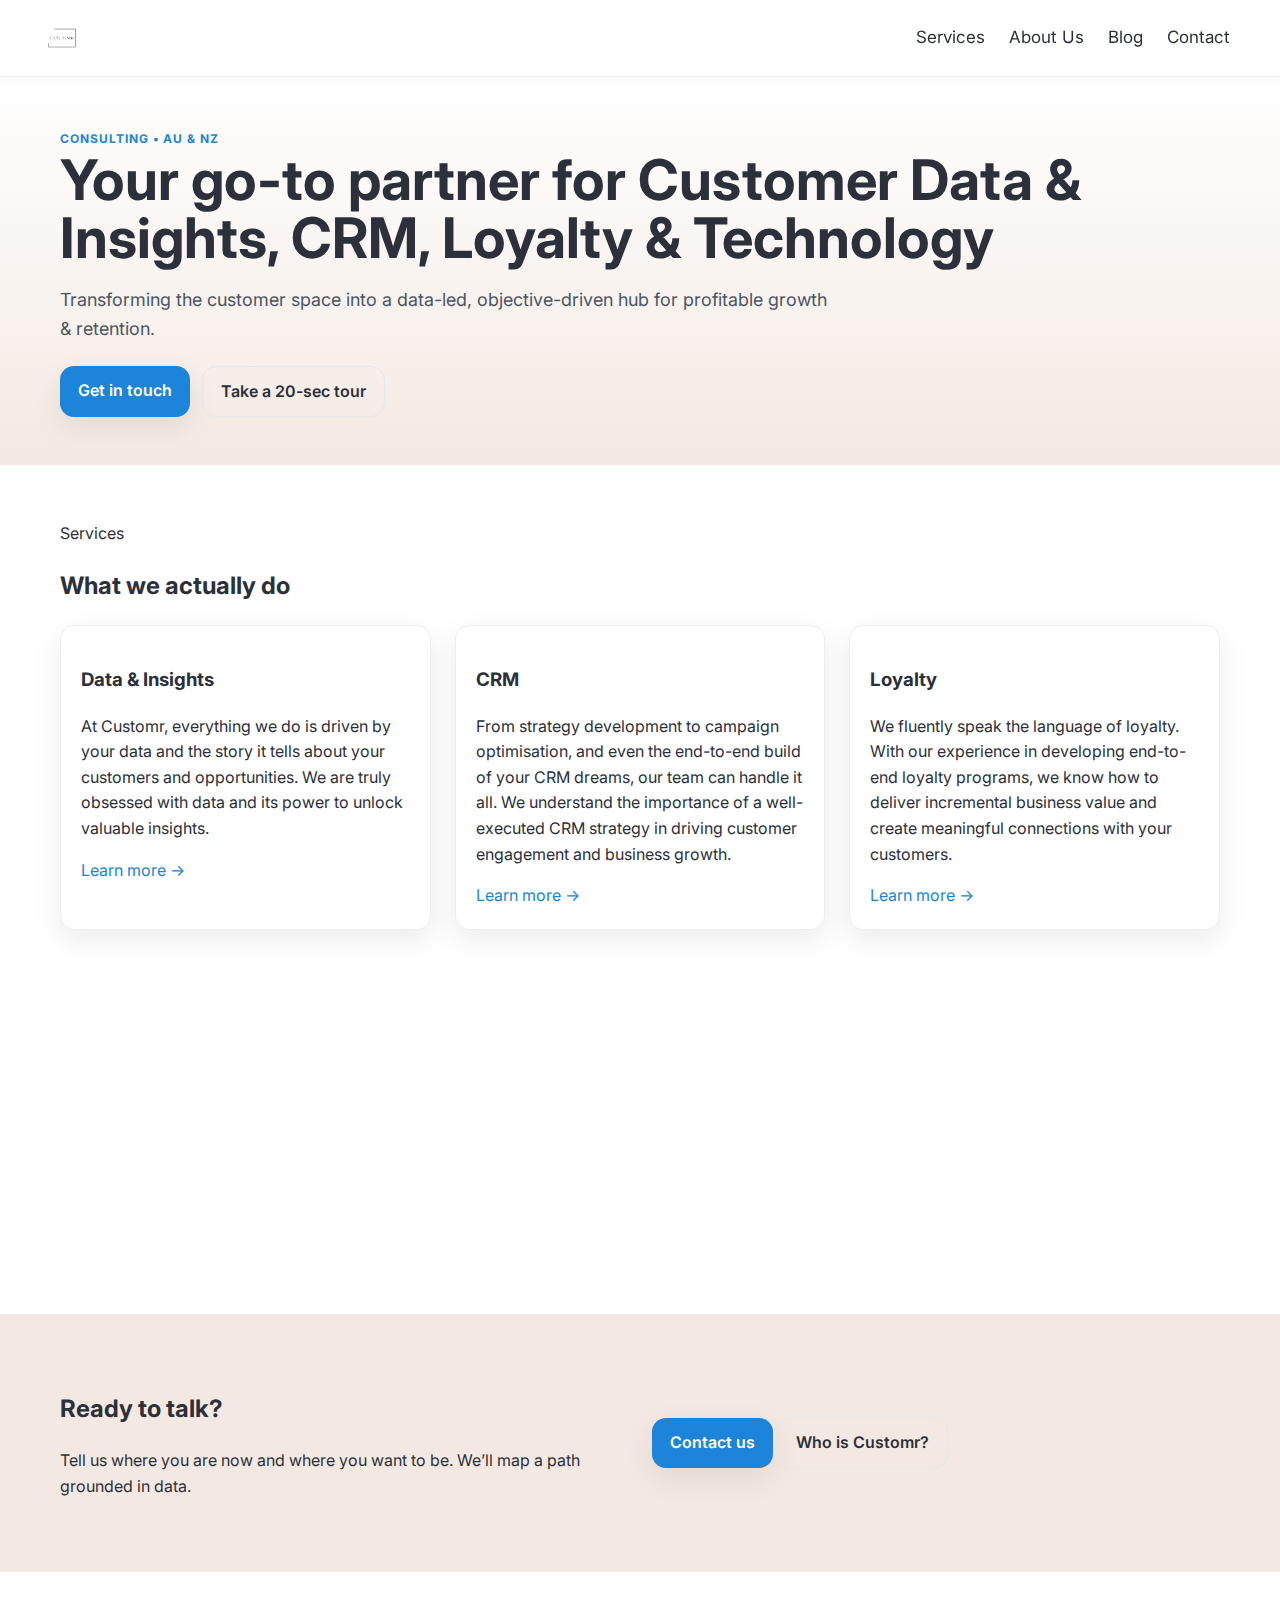
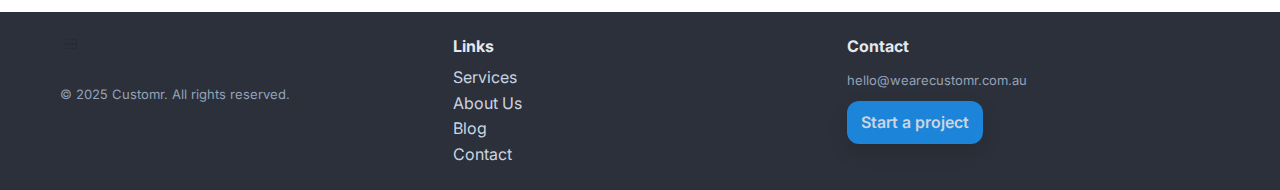
<file: index.html>
<!doctype html>
<html lang="en">
<head>
  <meta charset="utf-8">
  <meta name="viewport" content="width=device-width, initial-scale=1">
  <title>Customr — Customer Data, CRM, Loyalty & Technology</title>
  <meta name="description" content="Your go-to partner for Customer Data & Insights, CRM, Loyalty & Technology.">
  <meta name="robots" content="index,follow">
  <link rel="preconnect" href="https://fonts.googleapis.com">
  <link rel="preconnect" href="https://fonts.gstatic.com" crossorigin>
  <link href="https://fonts.googleapis.com/css2?family=Inter:wght@400;600;700&display=swap" rel="stylesheet">
  <link rel="stylesheet" href="assets/css/styles.css">
  <link rel="icon" href="assets/images/favicon.svg" type="image/svg+xml">
  <meta property="og:title" content="Customr — Customer Data, CRM, Loyalty & Technology">
  <meta property="og:description" content="Your go-to partner for Customer Data & Insights, CRM, Loyalty & Technology.">
  <meta property="og:type" content="website">
  <meta property="og:image" content="/assets/images/og-default.svg">
  <meta property="og:url" content="https://wearecustomr.com.au/">
</head>
<body>
  <a class="skip-link" href="#main">Skip to content</a>
  <header class="site-header">
    <div class="container navbar">
      <a class="brand" href="index.html" aria-label="Customr home">
        <img src="assets/images/logo-customr.svg" alt="Customr" height="32">
      </a>
      <button class="menu-toggle btn ghost" aria-expanded="false" aria-controls="site-menu">Menu</button>
      <nav id="site-menu" aria-label="Main navigation">
        <a href="services.html">Services</a>
        <a href="about.html">About Us</a>
        <a href="blog/index.html">Blog</a>
        <a href="contact.html">Contact</a>
      </nav>
    </div>
  </header>

  <main id="main">
<section class="hero">
  <div class="container">
    <span class="eyebrow">Consulting • AU & NZ</span>
    <h1 class="fade-in">Your go-to partner for Customer Data & Insights, CRM, Loyalty & Technology</h1>
    <p class="fade-in">Transforming the customer space into a data-led, objective-driven hub for profitable growth & retention.</p>
    <div class="fade-in" style="margin-top:22px;display:flex;gap:12px;flex-wrap:wrap">
      <a href="contact.html" class="btn">Get in touch</a>
      <a href="#" class="btn ghost" data-start-tour>Take a 20-sec tour</a>
    </div>
  </div>
</section>

<section class="section">
  <div class="container">
    <div class="eyebrow">Services</div>
    <h2>What we actually do</h2>
    <div class="grid cols-3 services-grid">
      <div class="card fade-in"><h3>Data & Insights</h3><p>At Customr, everything we do is driven by your data and the story it tells about your customers and opportunities. We are truly obsessed with data and its power to unlock valuable insights.</p><a href="/services.html#data">Learn more →</a></div>
      <div class="card fade-in"><h3>CRM</h3><p>From strategy development to campaign optimisation, and even the end-to-end build of your CRM dreams, our team can handle it all. We understand the importance of a well-executed CRM strategy in driving customer engagement and business growth.</p><a href="/services.html#crm">Learn more →</a></div>
      <div class="card fade-in"><h3>Loyalty</h3><p>We fluently speak the language of loyalty. With our experience in developing end-to-end loyalty programs, we know how to deliver incremental business value and create meaningful connections with your customers.</p><a href="/services.html#loyalty">Learn more →</a></div>
    </div>
    <div class="grid cols-3" style="margin-top:24px">
      <div class="card fade-in"><h3>Technology</h3><p>When it comes to technology, we've got your back. Whether you want to leverage your existing tech stack or need assistance in selecting and integrating a new vendor, our team will guide you every step of the way.</p><a href="/services.html#technology">Learn more →</a></div>
      <div class="card fade-in"><h3>Training & Docs</h3><p>We embed usable processes, templates, and documentation.</p></div>
      <div class="card fade-in"><h3>Data-Led Decisions</h3><p>We always lead with your data to drive commercial outcomes.</p></div>
    </div>
  </div>
</section>

<section class="section cta-band" style="background:var(--brand-surface)">
  <div class="container grid cols-2">
    <div><h2>Ready to talk?</h2><p>Tell us where you are now and where you want to be. We’ll map a path grounded in data.</p></div>
    <div style="align-self:center">
      <a class="btn" href="contact.html">Contact us</a>
      <a class="btn ghost" href="about.html">Who is Customr?</a>
    </div>
  </div>
</section>
</main>

  <footer class="footer">
    <div class="container grid cols-3">
      <div>
        <img src="assets/images/logo-customr.svg" alt="Customr" height="28"><br>
        <p class="small">© 2025 Customr. All rights reserved.</p>
      </div>
      <div>
        <strong>Links</strong><br>
        <a href="services.html">Services</a><br>
        <a href="about.html">About Us</a><br>
        <a href="blog/index.html">Blog</a><br>
        <a href="contact.html">Contact</a>
      </div>
      <div>
        <strong>Contact</strong>
        <p class="small">hello@wearecustomr.com.au</p>
        <a class="btn" href="contact.html">Start a project</a>
      </div>
    </div>
  </footer>
  <script src="assets/js/main.js"></script>
  <script src="assets/js/tour.js"></script>
</body>
</html>
</file>
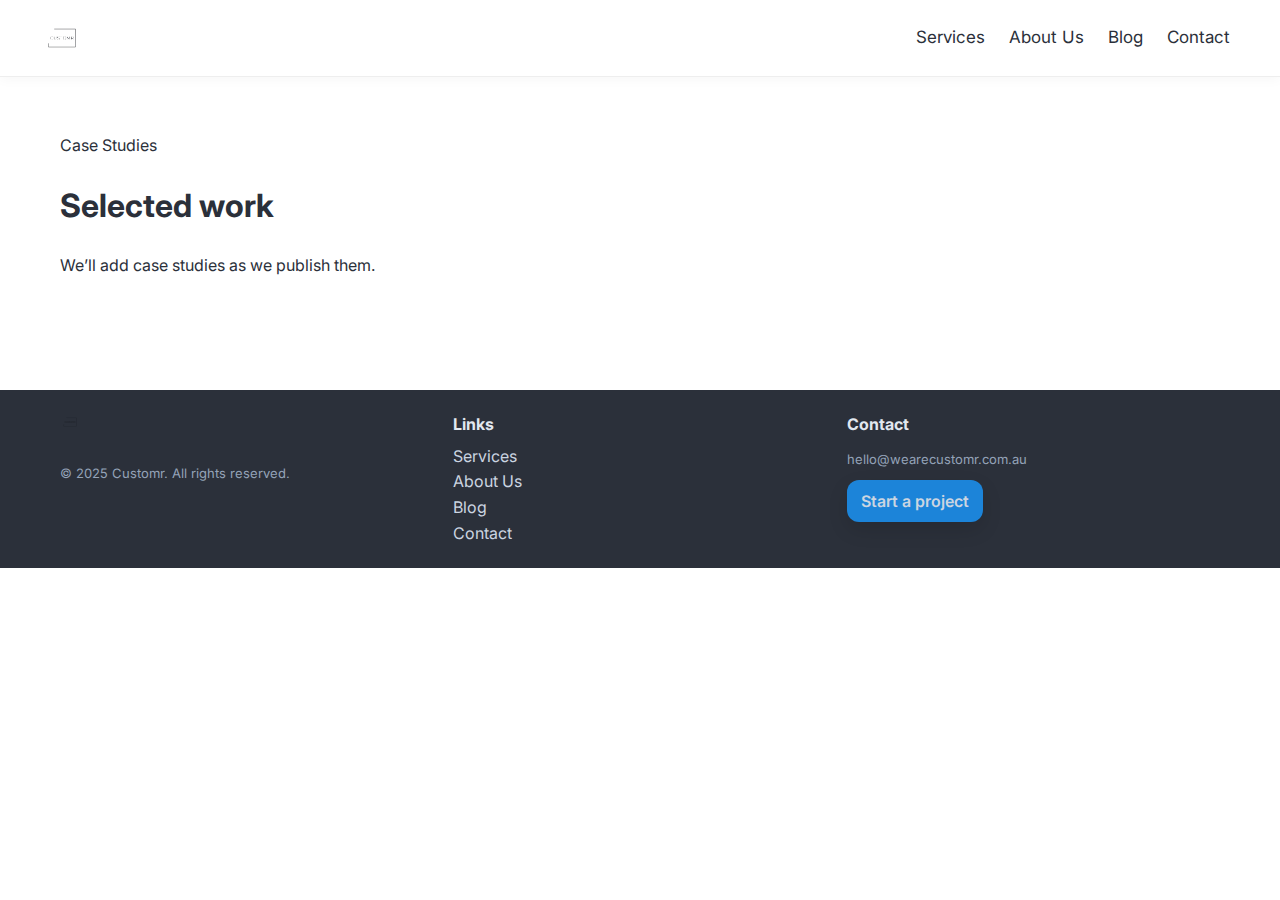
<file: case-studies/index.html>
<!doctype html>
<html lang="en">
<head>
  <meta charset="utf-8">
  <meta name="viewport" content="width=device-width, initial-scale=1">
  <title>Case Studies — Customr</title>
  <meta name="description" content="Selected CRM projects and wins.">
  <meta name="robots" content="index,follow">
  <link rel="preconnect" href="https://fonts.googleapis.com">
  <link rel="preconnect" href="https://fonts.gstatic.com" crossorigin>
  <link href="https://fonts.googleapis.com/css2?family=Inter:wght@400;600;700&display=swap" rel="stylesheet">
  <link rel="stylesheet" href="../assets/css/styles.css">
  <link rel="icon" href="../assets/images/favicon.svg" type="image/svg+xml">
  <meta property="og:title" content="Case Studies — Customr">
  <meta property="og:description" content="Selected CRM projects and wins.">
  <meta property="og:type" content="website">
  <meta property="og:image" content="../assets/images/og-default.svg">
  <meta property="og:url" content="https://wearecustomr.com.au/">
</head>
<body>
  <a class="skip-link" href="#main">Skip to content</a>
  <header class="site-header">
    <div class="container navbar">
      <a class="brand" href="../index.html" aria-label="Customr home">
        <img src="../assets/images/logo-customr.svg" alt="Customr" height="32">
      </a>
      <button class="menu-toggle btn ghost" aria-expanded="false" aria-controls="site-menu">Menu</button>
      <nav id="site-menu" aria-label="Main navigation">
        <a href="../services.html">Services</a>
        <a href="../about.html">About Us</a>
        <a href="../blog/index.html">Blog</a>
        <a href="../contact.html">Contact</a>
      </nav>
    </div>
  </header>

  <main id="main">
<section class="section">
  <div class="container">
    <div class="eyebrow">Case Studies</div>
    <h1>Selected work</h1>
    <p>We’ll add case studies as we publish them.</p>
  </div>
</section>
</main>

  <footer class="footer">
    <div class="container grid cols-3">
      <div>
        <img src="../assets/images/logo-customr.svg" alt="Customr" height="28"><br>
        <p class="small">© 2025 Customr. All rights reserved.</p>
      </div>
      <div>
        <strong>Links</strong><br>
        <a href="../services.html">Services</a><br>
        <a href="../about.html">About Us</a><br>
        <a href="../blog/index.html">Blog</a><br>
        <a href="../contact.html">Contact</a>
      </div>
      <div>
        <strong>Contact</strong>
        <p class="small">hello@wearecustomr.com.au</p>
        <a class="btn" href="../contact.html">Start a project</a>
      </div>
    </div>
  </footer>
  <script src="../assets/js/main.js"></script>
  <script src="../assets/js/tour.js"></script>
</body>
</html>
</file>
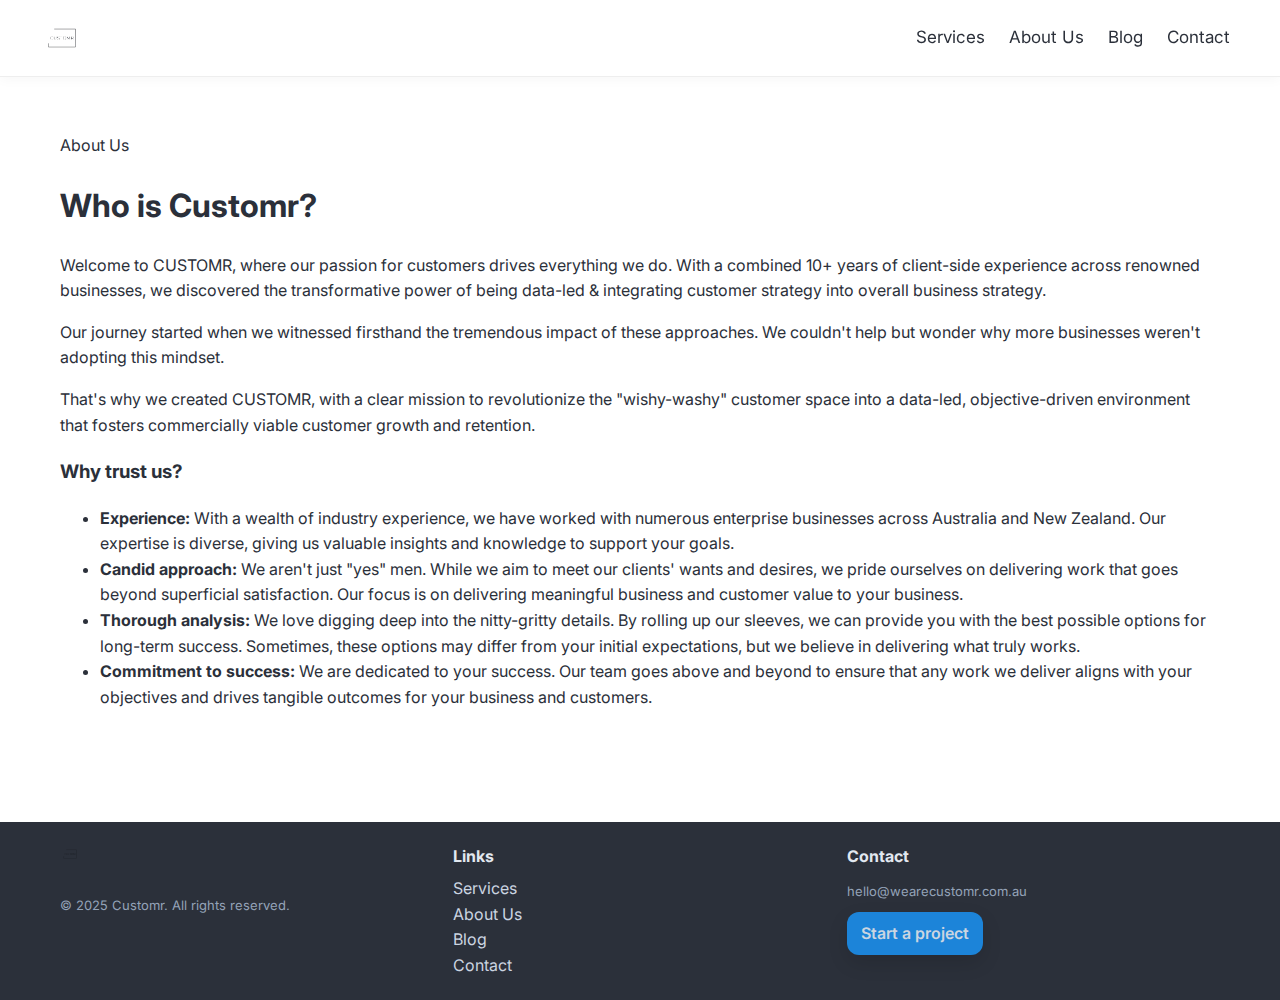
<file: about.html>
<!doctype html>
<html lang="en">
<head>
  <meta charset="utf-8">
  <meta name="viewport" content="width=device-width, initial-scale=1">
  <title>About Us — Customr</title>
  <meta name="description" content="Who is Customr and why we exist.">
  <meta name="robots" content="index,follow">
  <link rel="preconnect" href="https://fonts.googleapis.com">
  <link rel="preconnect" href="https://fonts.gstatic.com" crossorigin>
  <link href="https://fonts.googleapis.com/css2?family=Inter:wght@400;600;700&display=swap" rel="stylesheet">
  <link rel="stylesheet" href="assets/css/styles.css">
  <link rel="icon" href="assets/images/favicon.svg" type="image/svg+xml">
  <meta property="og:title" content="About Us — Customr">
  <meta property="og:description" content="Who is Customr and why we exist.">
  <meta property="og:type" content="website">
  <meta property="og:image" content="/assets/images/og-default.svg">
  <meta property="og:url" content="https://wearecustomr.com.au/">
</head>
<body>
  <a class="skip-link" href="#main">Skip to content</a>
  <header class="site-header">
    <div class="container navbar">
      <a class="brand" href="index.html" aria-label="Customr home">
        <img src="assets/images/logo-customr.svg" alt="Customr" height="32">
      </a>
      <button class="menu-toggle btn ghost" aria-expanded="false" aria-controls="site-menu">Menu</button>
      <nav id="site-menu" aria-label="Main navigation">
        <a href="services.html">Services</a>
        <a href="about.html">About Us</a>
        <a href="blog/index.html">Blog</a>
        <a href="contact.html">Contact</a>
      </nav>
    </div>
  </header>

  <main id="main">
<section class="section">
  <div class="container">
    <div class="eyebrow">About Us</div>
    <h1>Who is Customr?</h1>
    
<p>Welcome to CUSTOMR, where our passion for customers drives everything we do. With a combined 10+ years of client-side experience across renowned businesses, we discovered the transformative power of being data-led & integrating customer strategy into overall business strategy.</p>
<p>Our journey started when we witnessed firsthand the tremendous impact of these approaches. We couldn't help but wonder why more businesses weren't adopting this mindset.</p>
<p>That's why we created CUSTOMR, with a clear mission to revolutionize the "wishy-washy" customer space into a data-led, objective-driven environment that fosters commercially viable customer growth and retention.</p>
<h3>Why trust us?</h3>
<ul>
<li><strong>Experience:</strong> With a wealth of industry experience, we have worked with numerous enterprise businesses across Australia and New Zealand. Our expertise is diverse, giving us valuable insights and knowledge to support your goals.</li>
<li><strong>Candid approach:</strong> We aren't just "yes" men. While we aim to meet our clients' wants and desires, we pride ourselves on delivering work that goes beyond superficial satisfaction. Our focus is on delivering meaningful business and customer value to your business.</li>
<li><strong>Thorough analysis:</strong> We love digging deep into the nitty-gritty details. By rolling up our sleeves, we can provide you with the best possible options for long-term success. Sometimes, these options may differ from your initial expectations, but we believe in delivering what truly works.</li>
<li><strong>Commitment to success:</strong> We are dedicated to your success. Our team goes above and beyond to ensure that any work we deliver aligns with your objectives and drives tangible outcomes for your business and customers.</li>
</ul>

  </div>
</section>
</main>

  <footer class="footer">
    <div class="container grid cols-3">
      <div>
        <img src="assets/images/logo-customr.svg" alt="Customr" height="28"><br>
        <p class="small">© 2025 Customr. All rights reserved.</p>
      </div>
      <div>
        <strong>Links</strong><br>
        <a href="services.html">Services</a><br>
        <a href="about.html">About Us</a><br>
        <a href="blog/index.html">Blog</a><br>
        <a href="contact.html">Contact</a>
      </div>
      <div>
        <strong>Contact</strong>
        <p class="small">hello@wearecustomr.com.au</p>
        <a class="btn" href="contact.html">Start a project</a>
      </div>
    </div>
  </footer>
  <script src="assets/js/main.js"></script>
  <script src="assets/js/tour.js"></script>
</body>
</html>
</file>
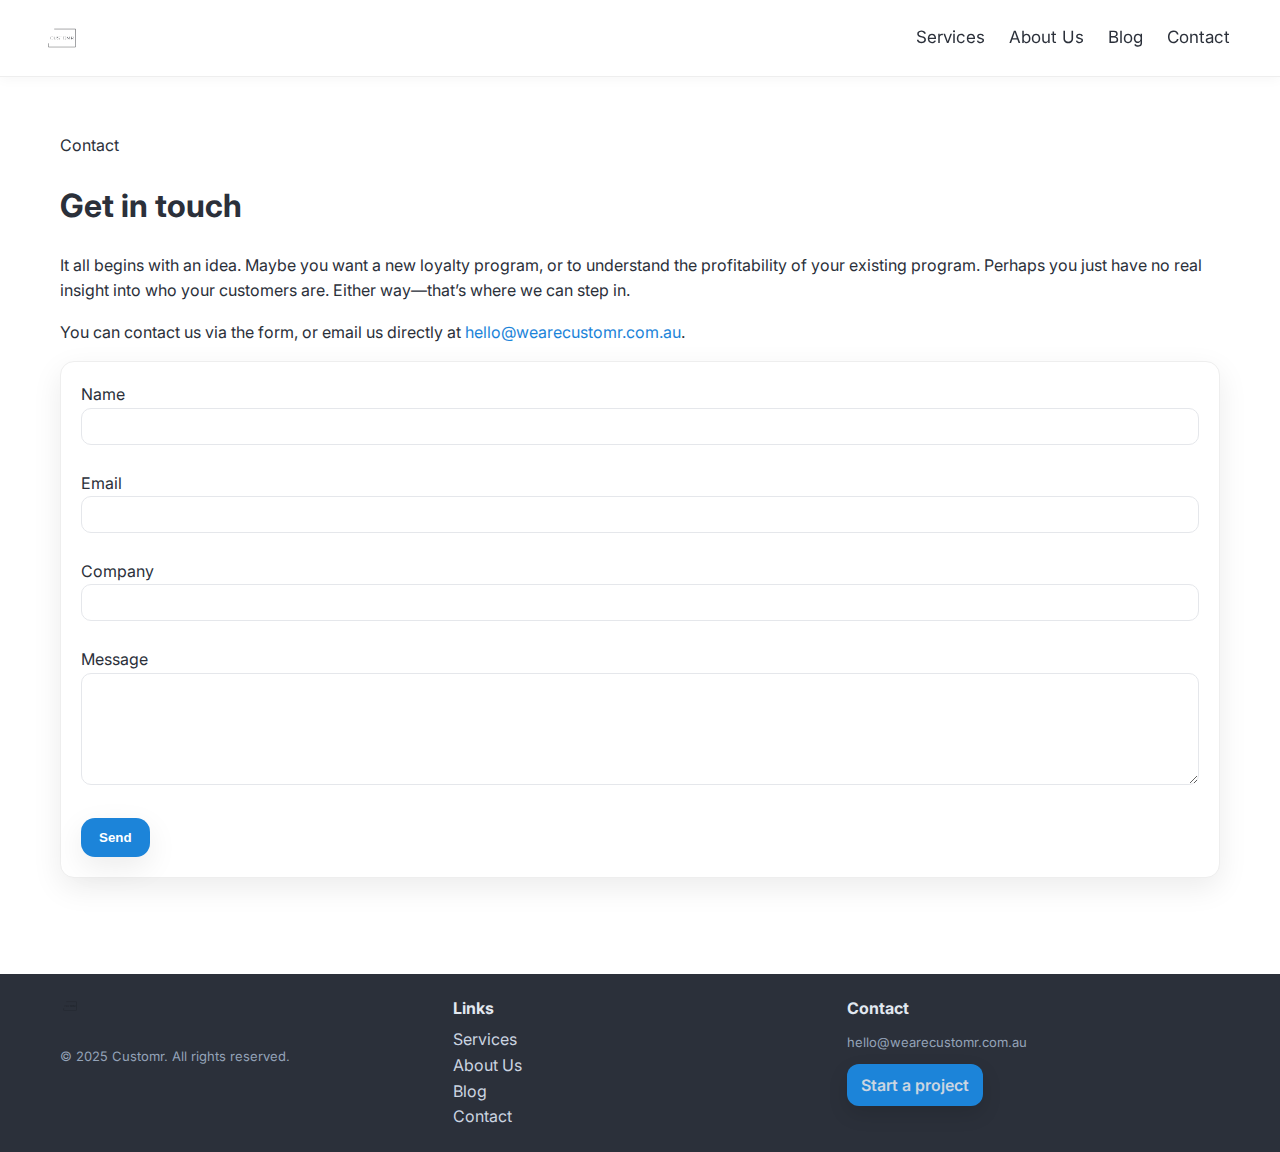
<file: contact.html>
<!doctype html>
<html lang="en">
<head>
  <meta charset="utf-8">
  <meta name="viewport" content="width=device-width, initial-scale=1">
  <title>Contact — Customr</title>
  <meta name="description" content="Get in touch with Customr.">
  <meta name="robots" content="index,follow">
  <link rel="preconnect" href="https://fonts.googleapis.com">
  <link rel="preconnect" href="https://fonts.gstatic.com" crossorigin>
  <link href="https://fonts.googleapis.com/css2?family=Inter:wght@400;600;700&display=swap" rel="stylesheet">
  <link rel="stylesheet" href="/assets/css/styles.css">
  <link rel="icon" href="/assets/images/favicon.svg" type="image/svg+xml">
  <meta property="og:title" content="Contact — Customr">
  <meta property="og:description" content="Get in touch with Customr.">
  <meta property="og:type" content="website">
  <meta property="og:image" content="/assets/images/og-default.svg">
  <meta property="og:url" content="https://wearecustomr.com.au/">
</head>
<body>
  <a class="skip-link" href="#main">Skip to content</a>
  <header class="site-header">
    <div class="container navbar">
      <a class="brand" href="/index.html" aria-label="Customr home">
        <img src="/assets/images/logo-customr.svg" alt="Customr" height="32">
      </a>
      <button class="menu-toggle btn ghost" aria-expanded="false" aria-controls="site-menu">Menu</button>
      <nav id="site-menu" aria-label="Main navigation">
        <a href="/services.html">Services</a>
        <a href="/about.html">About Us</a>
        <a href="/blog/index.html">Blog</a>
        <a href="/contact.html">Contact</a>
      </nav>
    </div>
  </header>

  <main id="main">
<section class="section">
  <div class="container">
    <div class="eyebrow">Contact</div>
    <h1>Get in touch</h1>
    <p>It all begins with an idea. Maybe you want a new loyalty program, or to understand the profitability of your existing program. Perhaps you just have no real insight into who your customers are. Either way—that’s where we can step in.</p>
    <p>You can contact us via the form, or email us directly at <a href="mailto:hello@wearecustomr.com.au">hello@wearecustomr.com.au</a>.</p>
    <form class="card" method="POST" action="https://formspree.io/f/your-id">
      <label>Name<br><input name="name" required style="width:100%;padding:10px;border:1px solid #e5e7eb;border-radius:10px"></label><br><br>
      <label>Email<br><input type="email" name="email" required style="width:100%;padding:10px;border:1px solid #e5e7eb;border-radius:10px"></label><br><br>
      <label>Company<br><input name="company" style="width:100%;padding:10px;border:1px solid #e5e7eb;border-radius:10px"></label><br><br>
      <label>Message<br><textarea name="message" rows="6" required style="width:100%;padding:10px;border:1px solid #e5e7eb;border-radius:10px"></textarea></label><br><br>
      <button class="btn" type="submit">Send</button>
    </form>
  </div>
</section>
</main>

  <footer class="footer">
    <div class="container grid cols-3">
      <div>
        <img src="/assets/images/logo-customr.svg" alt="Customr" height="28"><br>
        <p class="small">© 2025 Customr. All rights reserved.</p>
      </div>
      <div>
        <strong>Links</strong><br>
        <a href="/services.html">Services</a><br>
        <a href="/about.html">About Us</a><br>
        <a href="/blog/index.html">Blog</a><br>
        <a href="/contact.html">Contact</a>
      </div>
      <div>
        <strong>Contact</strong>
        <p class="small">hello@wearecustomr.com.au</p>
        <a class="btn" href="/contact.html">Start a project</a>
      </div>
    </div>
  </footer>
  <script src="/assets/js/main.js"></script>
  <script src="/assets/js/tour.js"></script>
</body>
</html>
</file>
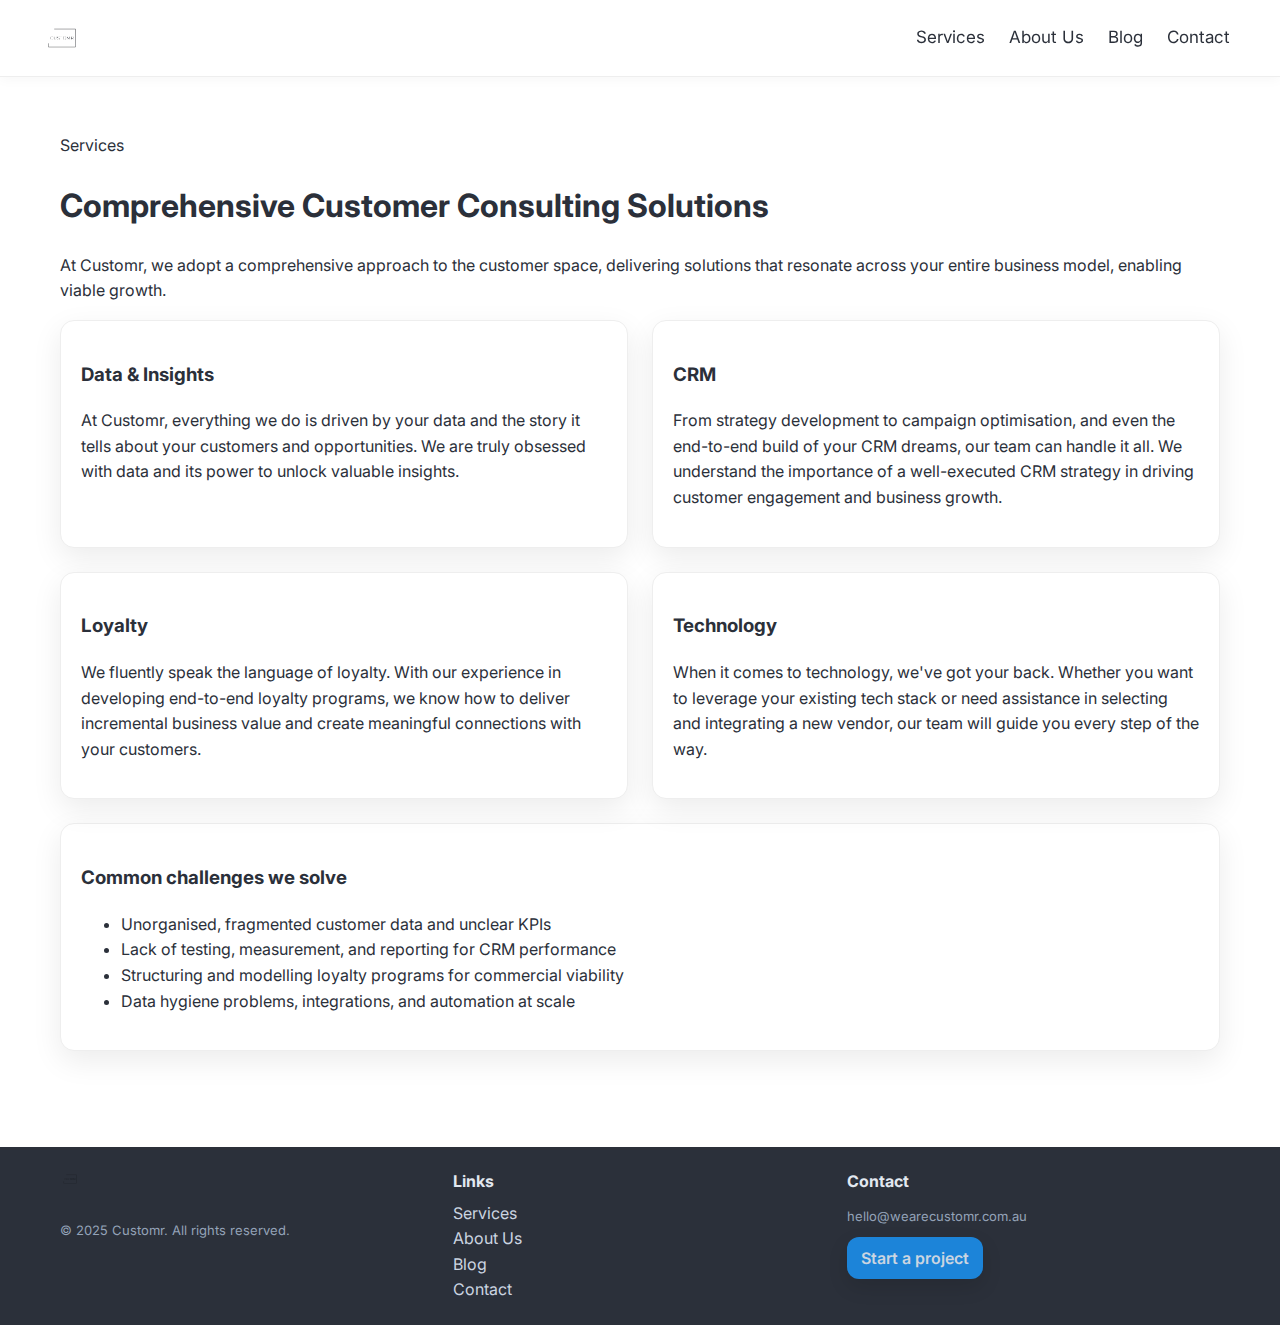
<file: services.html>
<!doctype html>
<html lang="en">
<head>
  <meta charset="utf-8">
  <meta name="viewport" content="width=device-width, initial-scale=1">
  <title>Services — Customr</title>
  <meta name="description" content="Comprehensive consulting across Data & Insights, CRM, Loyalty, and Technology.">
  <meta name="robots" content="index,follow">
  <link rel="preconnect" href="https://fonts.googleapis.com">
  <link rel="preconnect" href="https://fonts.gstatic.com" crossorigin>
  <link href="https://fonts.googleapis.com/css2?family=Inter:wght@400;600;700&display=swap" rel="stylesheet">
  <link rel="stylesheet" href="/assets/css/styles.css">
  <link rel="icon" href="/assets/images/favicon.svg" type="image/svg+xml">
  <meta property="og:title" content="Services — Customr">
  <meta property="og:description" content="Comprehensive consulting across Data & Insights, CRM, Loyalty, and Technology.">
  <meta property="og:type" content="website">
  <meta property="og:image" content="/assets/images/og-default.svg">
  <meta property="og:url" content="https://wearecustomr.com.au/">
</head>
<body>
  <a class="skip-link" href="#main">Skip to content</a>
  <header class="site-header">
    <div class="container navbar">
      <a class="brand" href="/index.html" aria-label="Customr home">
        <img src="/assets/images/logo-customr.svg" alt="Customr" height="32">
      </a>
      <button class="menu-toggle btn ghost" aria-expanded="false" aria-controls="site-menu">Menu</button>
      <nav id="site-menu" aria-label="Main navigation">
        <a href="/services.html">Services</a>
        <a href="/about.html">About Us</a>
        <a href="/blog/index.html">Blog</a>
        <a href="/contact.html">Contact</a>
      </nav>
    </div>
  </header>

  <main id="main">
<section class="section">
  <div class="container">
    <div class="eyebrow">Services</div>
    <h1>Comprehensive Customer Consulting Solutions</h1>
    <p>At Customr, we adopt a comprehensive approach to the customer space, delivering solutions that resonate across your entire business model, enabling viable growth.</p>
    <div class="grid cols-2">
      <div id="data" class="card"><h3>Data & Insights</h3><p>At Customr, everything we do is driven by your data and the story it tells about your customers and opportunities. We are truly obsessed with data and its power to unlock valuable insights.</p></div>
      <div id="crm" class="card"><h3>CRM</h3><p>From strategy development to campaign optimisation, and even the end-to-end build of your CRM dreams, our team can handle it all. We understand the importance of a well-executed CRM strategy in driving customer engagement and business growth.</p></div>
      <div id="loyalty" class="card"><h3>Loyalty</h3><p>We fluently speak the language of loyalty. With our experience in developing end-to-end loyalty programs, we know how to deliver incremental business value and create meaningful connections with your customers.</p></div>
      <div id="technology" class="card"><h3>Technology</h3><p>When it comes to technology, we've got your back. Whether you want to leverage your existing tech stack or need assistance in selecting and integrating a new vendor, our team will guide you every step of the way.</p></div>
    </div>
    <div class="card" style="margin-top:24px">
      <h3>Common challenges we solve</h3>
      <ul>
        <li>Unorganised, fragmented customer data and unclear KPIs</li>
        <li>Lack of testing, measurement, and reporting for CRM performance</li>
        <li>Structuring and modelling loyalty programs for commercial viability</li>
        <li>Data hygiene problems, integrations, and automation at scale</li>
      </ul>
    </div>
  </div>
</section>
</main>

  <footer class="footer">
    <div class="container grid cols-3">
      <div>
        <img src="/assets/images/logo-customr.svg" alt="Customr" height="28"><br>
        <p class="small">© 2025 Customr. All rights reserved.</p>
      </div>
      <div>
        <strong>Links</strong><br>
        <a href="/services.html">Services</a><br>
        <a href="/about.html">About Us</a><br>
        <a href="/blog/index.html">Blog</a><br>
        <a href="/contact.html">Contact</a>
      </div>
      <div>
        <strong>Contact</strong>
        <p class="small">hello@wearecustomr.com.au</p>
        <a class="btn" href="/contact.html">Start a project</a>
      </div>
    </div>
  </footer>
  <script src="/assets/js/main.js"></script>
  <script src="/assets/js/tour.js"></script>
</body>
</html>
</file>
<file: assets/css/styles.css>
:root{
  --brand-bg:#ffffff;
  --brand-text:#2b303a;
  --brand-muted:#4b5563;
  --brand-accent:#1c84d9;        /* link + default button color */
  --brand-accent-alt:#10ad66;
  --brand-surface:#f4e9e2;
  --brand-cta:#F4A261;           /* ORANGE CTA */
  --logo-h:44px;                 /* header logo height (desktop) */
  --maxw:1200px; 
  --radius:14px; 
  --shadow:0 10px 30px rgba(0,0,0,.08);
}

/* Base */
*{box-sizing:border-box}
html{scroll-behavior:smooth}
body{margin:0;font-family:Inter,system-ui,-apple-system,Segoe UI,Roboto,Arial,sans-serif;color:var(--brand-text);background:var(--brand-bg);line-height:1.6}
img{max-width:100%;height:auto}
a{color:var(--brand-accent);text-decoration:none}
a:hover{text-decoration:underline}
.container{max-width:var(--maxw);margin:0 auto;padding:0 20px}

/* Grid */
.grid{display:grid;gap:24px}
.grid.cols-2{grid-template-columns:repeat(2,minmax(0,1fr))}
.grid.cols-3{grid-template-columns:repeat(3,minmax(0,1fr))}
@media (max-width:900px){.grid.cols-2,.grid.cols-3{grid-template-columns:1fr}}

/* Buttons */
.btn{display:inline-block;padding:12px 18px;border-radius:var(--radius);background:var(--brand-accent);color:#fff;font-weight:600;border:0;box-shadow:var(--shadow)}
.btn.ghost{background:transparent;color:var(--brand-text);border:1px solid #e5e7eb;box-shadow:none}
/* Brand CTA (orange) */
.btn.cta{background:var(--brand-cta);border-color:var(--brand-cta);color:#fff}
.btn.cta:hover{filter:brightness(.95)}
.btn.cta:focus{outline:3px solid color-mix(in srgb,var(--brand-cta),#fff 70%);outline-offset:2px}

/* Header / nav */
header.site-header{position:sticky;top:0;background:#fff;border-bottom:1px solid #eee;z-index:50;box-shadow:0 2px 12px rgba(0,0,0,.04)}
.navbar{display:flex;align-items:center;justify-content:space-between;padding:16px 0}
.navbar .brand img{height:var(--logo-h);width:auto;display:block;max-width:none}
.navbar nav a{margin:0 10px;color:var(--brand-text);font-size:17px}
.navbar .menu-toggle{display:none}
@media (max-width:1200px){:root{--logo-h:38px}}
@media (max-width:900px){
  :root{--logo-h:32px}
  .navbar nav{display:none;position:absolute;left:0;right:0;top:60px;background:#fff;border-top:1px solid #eee;padding:10px 20px}
  .navbar.open nav{display:block}
  .navbar .menu-toggle{display:inline-flex}
}

/* Skip link */
.skip-link{position:absolute;left:-9999px;top:auto;width:1px;height:1px;overflow:hidden}
.skip-link:focus{left:20px;top:20px;width:auto;height:auto;background:#000;color:#fff;padding:8px;border-radius:6px}

/* Hero */
.hero{padding:48px 0;background:linear-gradient(180deg,#ffffff 0%, var(--brand-surface) 100%)}
.hero .eyebrow{font-weight:700;color:var(--brand-accent);letter-spacing:.08em;text-transform:uppercase;font-size:12px}
.hero h1{font-size:clamp(28px,6vw,56px);line-height:1.05;margin:0 0 10px}
.hero p{max-width:780px;color:var(--brand-muted);font-size:18px}

/* Sections & cards */
.section{padding:56px 0}
.card{background:#fff;border:1px solid #eee;border-radius:var(--radius);padding:20px;box-shadow:var(--shadow)}

/* Footer (compact) */
.footer{background:var(--brand-text);color:#e2e8f0;padding:22px 0;margin-top:40px}
.footer a{color:#cbd5e1}
.footer .small{color:#94a3b8;font-size:13px}
.footer .container{gap:20px;align-items:start}
.footer img{height:20px;width:auto;display:block}
.footer strong{font-size:16px;margin-bottom:6px;display:inline-block}
.footer a,.footer p{line-height:1.4;margin:6px 0}
.footer .btn{padding:10px 14px;border-radius:12px;box-shadow:0 8px 20px rgba(0,0,0,.12)}
@media (max-width:900px){
  .footer{padding:18px 0}
  .footer .container{gap:12px}
  .footer .btn{width:100%}
}

/* Badges & animations */
.badge{display:inline-flex;align-items:center;padding:6px 10px;border-radius:9999px;background:#eef2ff;color:#3730a3;font-weight:600;font-size:12px}
.fade-in{opacity:0;transform:translateY(10px);transition:opacity .6s ease, transform .6s ease}
.fade-in.visible{opacity:1;transform:none}

/* Tour */
.tour-overlay{position:fixed;inset:0;background:rgba(0,0,0,.5);display:none;z-index:1000}
.tour-overlay.active{display:block}
.tour-tooltip{position:absolute;max-width:340px;background:#fff;border-radius:12px;padding:16px;box-shadow:var(--shadow);border:1px solid #e5e7eb}
.tour-tooltip h4{margin:0 0 6px}
.tour-controls{display:flex;flex-wrap:wrap;gap:8px;align-items:center;margin-top:10px}
.tour-tooltip .btn{padding:8px 12px;font-size:14px;line-height:1.1;border-radius:10px;box-shadow:none;white-space:nowrap}
.tour-tooltip .btn.ghost{background:#fff;border:1px solid #e5e7eb;color:var(--brand-text)}
.tour-controls a.btn{width:100%;text-align:center} /* CTA full-width in tooltip */
.tour-highlight{position:absolute;border-radius:12px;box-shadow:0 0 0 9999px rgba(0,0,0,.5), 0 0 0 3px #fff;transition:all .2s}
/* Service icons */
.service-icon {
  width: 48px; height: 48px;
  color: var(--brand-cta);           /* orange stroke via currentColor */
  flex: 0 0 auto;
}
.card .icon-wrap {
  display: inline-flex;
  align-items: center; justify-content: center;
  width: 64px; height: 64px;
  border-radius: 14px;
  background: color-mix(in srgb, var(--brand-cta), #fff 88%); /* very soft tint */
  margin-bottom: 12px;
  transition: transform .2s ease, background .2s ease;
}
.card:hover .icon-wrap { transform: translateY(-3px); }
@media (max-width: 900px){
  .service-icon { width: 36px; height: 36px; }
  .card .icon-wrap { width: 56px; height: 56px; }
}
/* ========== Brands Carousel ========== */
.brands-carousel .center { text-align: center; }
.brands-carousel .subtle, .brands-carousel .center.subtle { 
  color: var(--text-muted, #6b7280); 
  margin-top: 6px; 
}

.logo-slider {
  position: relative;
  margin-top: 18px;
  overflow: hidden;
}

.logo-slider .track {
  display: grid;
  grid-auto-flow: column;
  grid-auto-columns: minmax(220px, 1fr);
  gap: 16px;
  align-items: stretch;
  scroll-snap-type: x mandatory;
  overflow-x: auto;
  -webkit-overflow-scrolling: touch;
  scrollbar-width: none;
   position: relative;
  z-index: 1;
}
.logo-slider .track::-webkit-scrollbar { display: none; }

.logo-slider .card {
  scroll-snap-align: start;
  background: #fff;
  border-radius: 16px;
  box-shadow: 0 1px 0 rgba(0,0,0,.04), 0 1px 8px rgba(0,0,0,.06);
  padding: 24px;
  display: grid;
  place-items: center;
  min-height: 120px;
}
.logo-slider .card img {
  height: 44px;
  width: auto;
  max-width: 90%;
  display: block;
  transition: transform .15s ease;
}

.logo-slider .card:hover img {
  transform: translateY(-1px);
}


.logo-slider .nav {
  position: absolute; top: 50%; transform: translateY(-50%);
  width: 40px; height: 40px; border-radius: 999px;
  border: none; background: #fff; box-shadow: 0 2px 10px rgba(0,0,0,.1);
  cursor: pointer; display: grid; place-items: center;
  font-size: 22px; line-height: 1; padding: 0; opacity: .9;
  z-index: 5;
  pointer-events: auto;
}
.logo-slider .nav:hover { opacity: 1; }
.logo-slider .prev { left: 6px; }
.logo-slider .next { right: 6px; }

/* Small screens: show 1–2 cards; large screens widen cards */
@media (min-width: 640px) { .logo-slider .track { grid-auto-columns: minmax(260px, 1fr); } }
@media (min-width: 1024px){ .logo-slider .track { grid-auto-columns: minmax(300px, 1fr); } }
</file>
